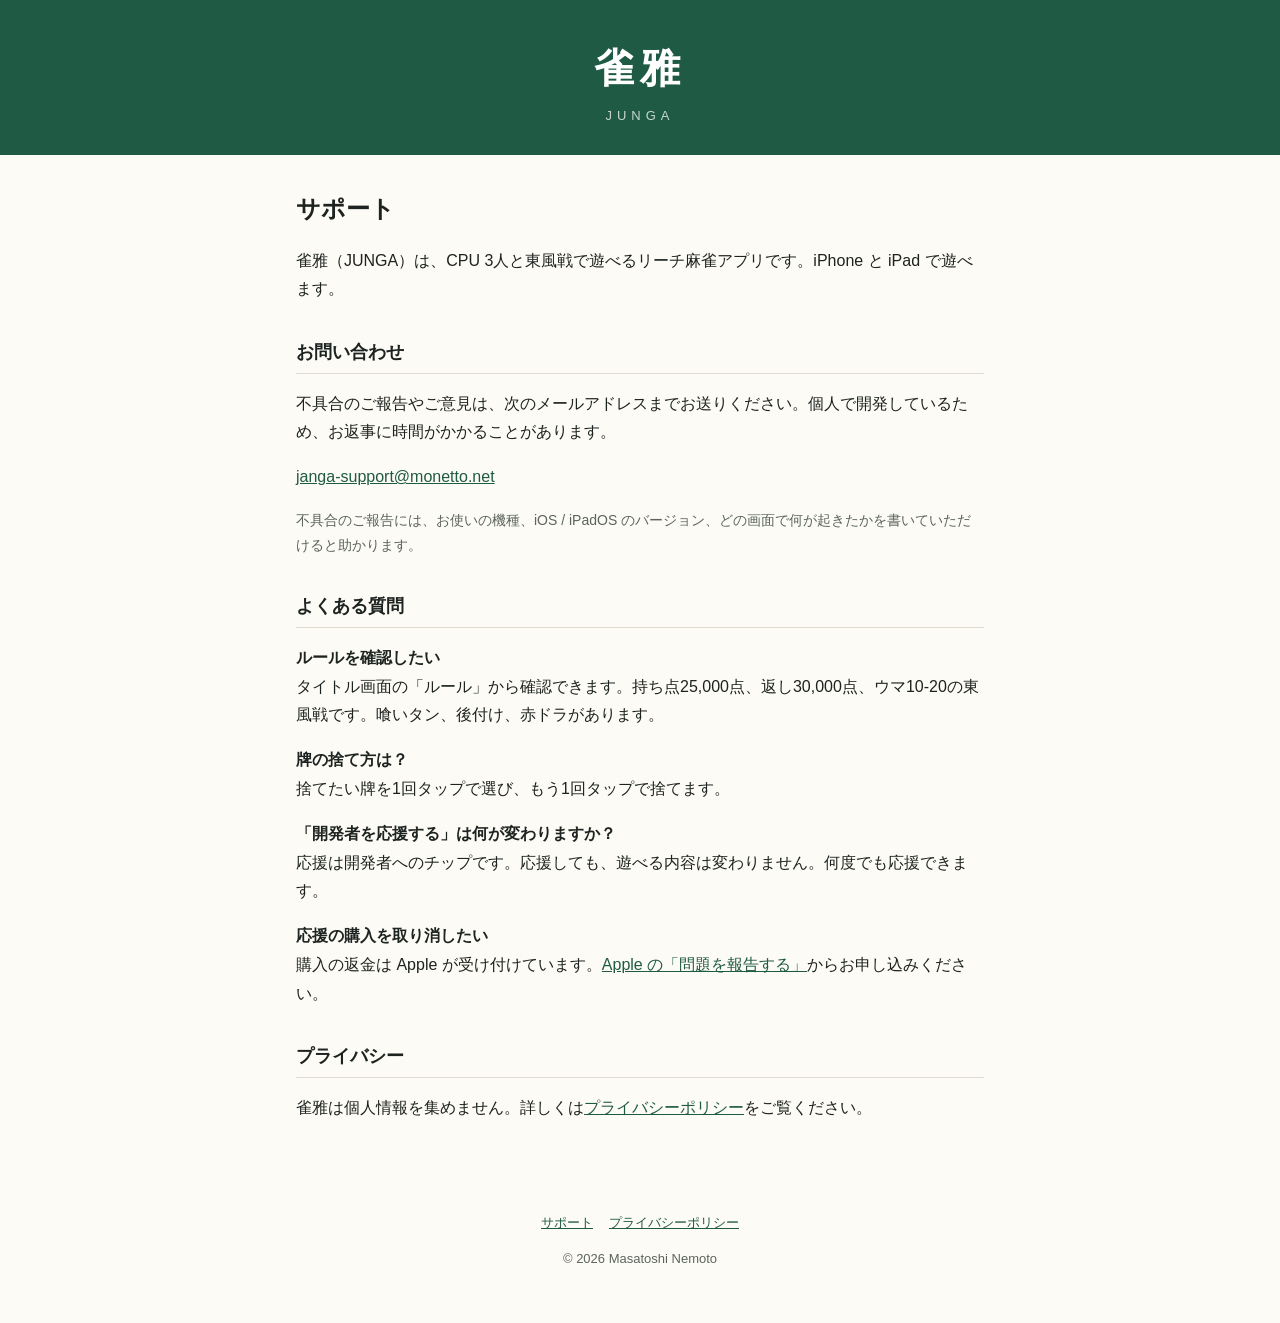
<file: index.html>
<!doctype html>
<html lang="ja">
<head>
<meta charset="utf-8">
<meta name="viewport" content="width=device-width, initial-scale=1">
<title>雀雅 サポート</title>
<link rel="stylesheet" href="style.css">
</head>
<body>
<header>
  <a href="./"><p class="name">雀雅</p><p class="reading">JUNGA</p></a>
</header>
<main>
  <h1>サポート</h1>
  <p>雀雅（JUNGA）は、CPU 3人と東風戦で遊べるリーチ麻雀アプリです。iPhone と iPad で遊べます。</p>

  <h2>お問い合わせ</h2>
  <p>不具合のご報告やご意見は、次のメールアドレスまでお送りください。個人で開発しているため、お返事に時間がかかることがあります。</p>
  <p><a href="mailto:janga-support@monetto.net">janga-support@monetto.net</a></p>
  <p class="muted">不具合のご報告には、お使いの機種、iOS / iPadOS のバージョン、どの画面で何が起きたかを書いていただけると助かります。</p>

  <h2>よくある質問</h2>
  <p><strong>ルールを確認したい</strong><br>
  タイトル画面の「ルール」から確認できます。持ち点25,000点、返し30,000点、ウマ10-20の東風戦です。喰いタン、後付け、赤ドラがあります。</p>
  <p><strong>牌の捨て方は？</strong><br>
  捨てたい牌を1回タップで選び、もう1回タップで捨てます。</p>
  <p><strong>「開発者を応援する」は何が変わりますか？</strong><br>
  応援は開発者へのチップです。応援しても、遊べる内容は変わりません。何度でも応援できます。</p>
  <p><strong>応援の購入を取り消したい</strong><br>
  購入の返金は Apple が受け付けています。<a href="https://reportaproblem.apple.com/">Apple の「問題を報告する」</a>からお申し込みください。</p>

  <h2>プライバシー</h2>
  <p>雀雅は個人情報を集めません。詳しくは<a href="privacy.html">プライバシーポリシー</a>をご覧ください。</p>
</main>
<footer>
  <a href="./">サポート</a><a href="privacy.html">プライバシーポリシー</a>
  <p>© 2026 Masatoshi Nemoto</p>
</footer>
</body>
</html>
</file>
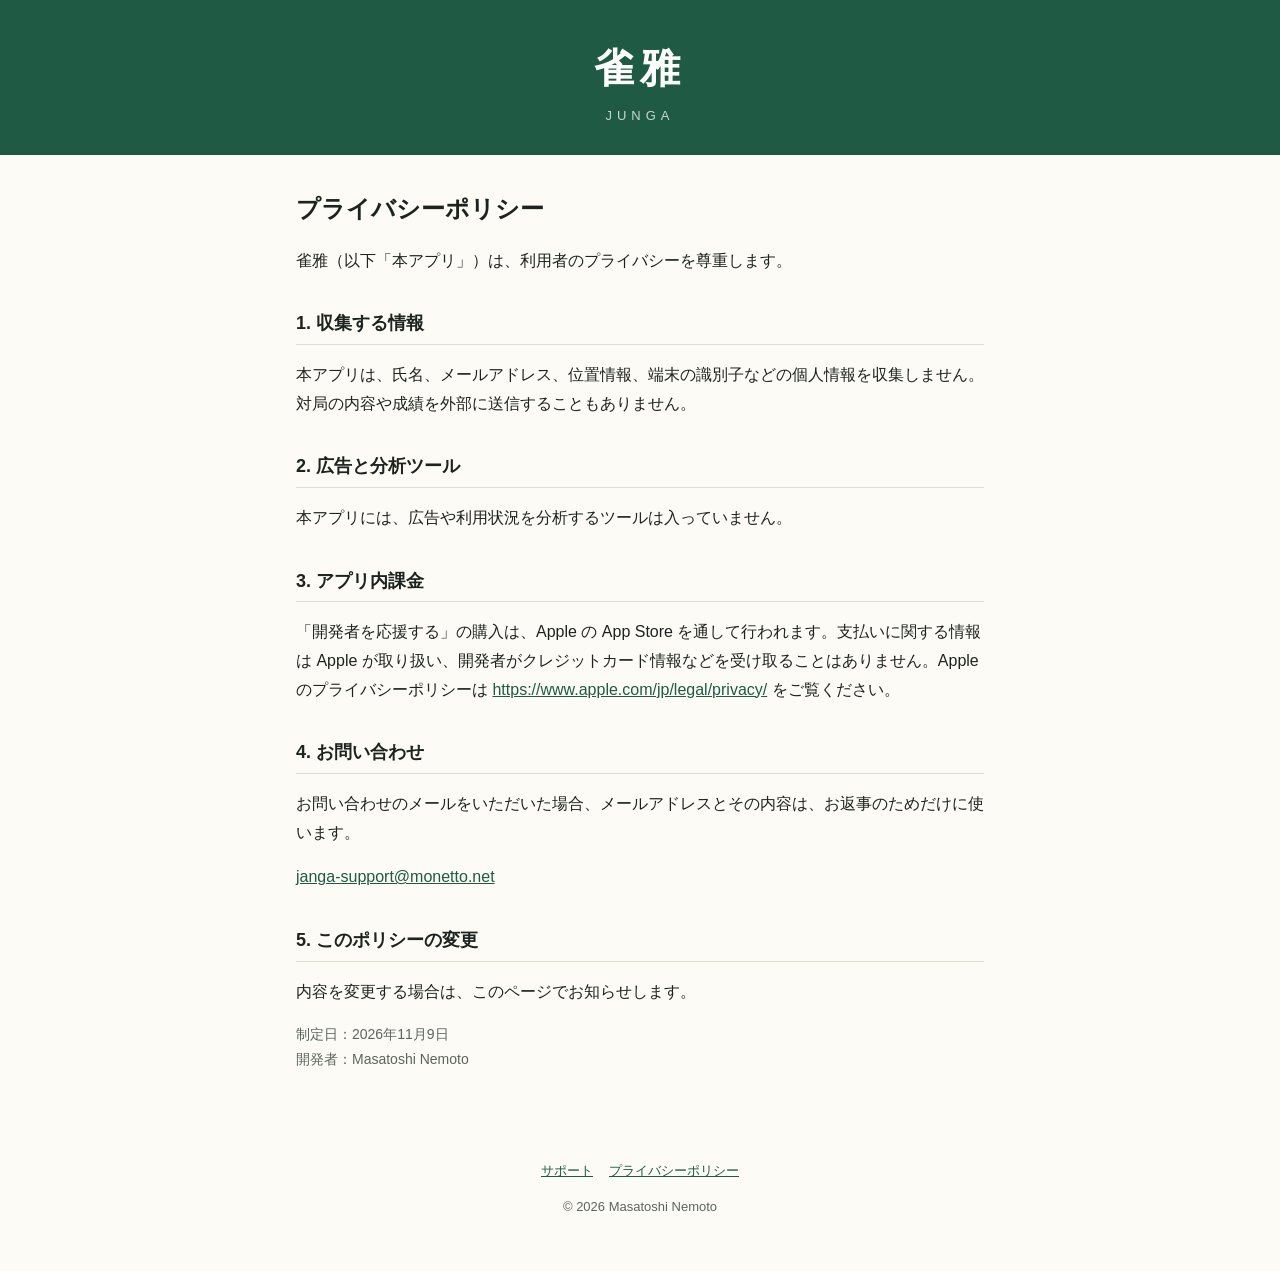
<file: privacy.html>
<!doctype html>
<html lang="ja">
<head>
<meta charset="utf-8">
<meta name="viewport" content="width=device-width, initial-scale=1">
<title>雀雅 プライバシーポリシー</title>
<link rel="stylesheet" href="style.css">
</head>
<body>
<header>
  <a href="./"><p class="name">雀雅</p><p class="reading">JUNGA</p></a>
</header>
<main>
  <h1>プライバシーポリシー</h1>
  <p>雀雅（以下「本アプリ」）は、利用者のプライバシーを尊重します。</p>

  <h2>1. 収集する情報</h2>
  <p>本アプリは、氏名、メールアドレス、位置情報、端末の識別子などの個人情報を収集しません。対局の内容や成績を外部に送信することもありません。</p>

  <h2>2. 広告と分析ツール</h2>
  <p>本アプリには、広告や利用状況を分析するツールは入っていません。</p>

  <h2>3. アプリ内課金</h2>
  <p>「開発者を応援する」の購入は、Apple の App Store を通して行われます。支払いに関する情報は Apple が取り扱い、開発者がクレジットカード情報などを受け取ることはありません。Apple のプライバシーポリシーは <a href="https://www.apple.com/jp/legal/privacy/">https://www.apple.com/jp/legal/privacy/</a> をご覧ください。</p>

  <h2>4. お問い合わせ</h2>
  <p>お問い合わせのメールをいただいた場合、メールアドレスとその内容は、お返事のためだけに使います。</p>
  <p><a href="mailto:janga-support@monetto.net">janga-support@monetto.net</a></p>

  <h2>5. このポリシーの変更</h2>
  <p>内容を変更する場合は、このページでお知らせします。</p>

  <p class="muted">制定日：2026年11月9日<br>開発者：Masatoshi Nemoto</p>
</main>
<footer>
  <a href="./">サポート</a><a href="privacy.html">プライバシーポリシー</a>
  <p>© 2026 Masatoshi Nemoto</p>
</footer>
</body>
</html>
</file>
<file: style.css>
:root { --felt: #1F5A44; --ink: #1d2320; --muted: #5b6460; --paper: #fdfbf5; --line: #e2ddd0; }
* { box-sizing: border-box; }
body { margin: 0; background: var(--paper); color: var(--ink);
  font-family: "Hiragino Sans", "Hiragino Kaku Gothic ProN", "Noto Sans JP", "Yu Gothic", sans-serif;
  line-height: 1.8; }
header { background: var(--felt); color: #fff; padding: 32px 16px 28px; text-align: center; }
header a { color: #fff; text-decoration: none; }
header .name { font-size: 40px; font-weight: 900; letter-spacing: 6px; margin: 0; }
header .reading { font-size: 13px; letter-spacing: 5px; opacity: .75; margin: 0; }
main { max-width: 720px; margin: 0 auto; padding: 24px 16px 48px; }
h1 { font-size: 24px; margin: 8px 0 16px; }
h2 { font-size: 18px; margin: 32px 0 8px; padding-bottom: 4px; border-bottom: 1px solid var(--line); }
a { color: var(--felt); }
ul { padding-left: 1.4em; }
.muted { color: var(--muted); font-size: 14px; }
footer { text-align: center; color: var(--muted); font-size: 13px; padding: 24px 16px 40px; }
footer a { margin: 0 8px; }
</file>
